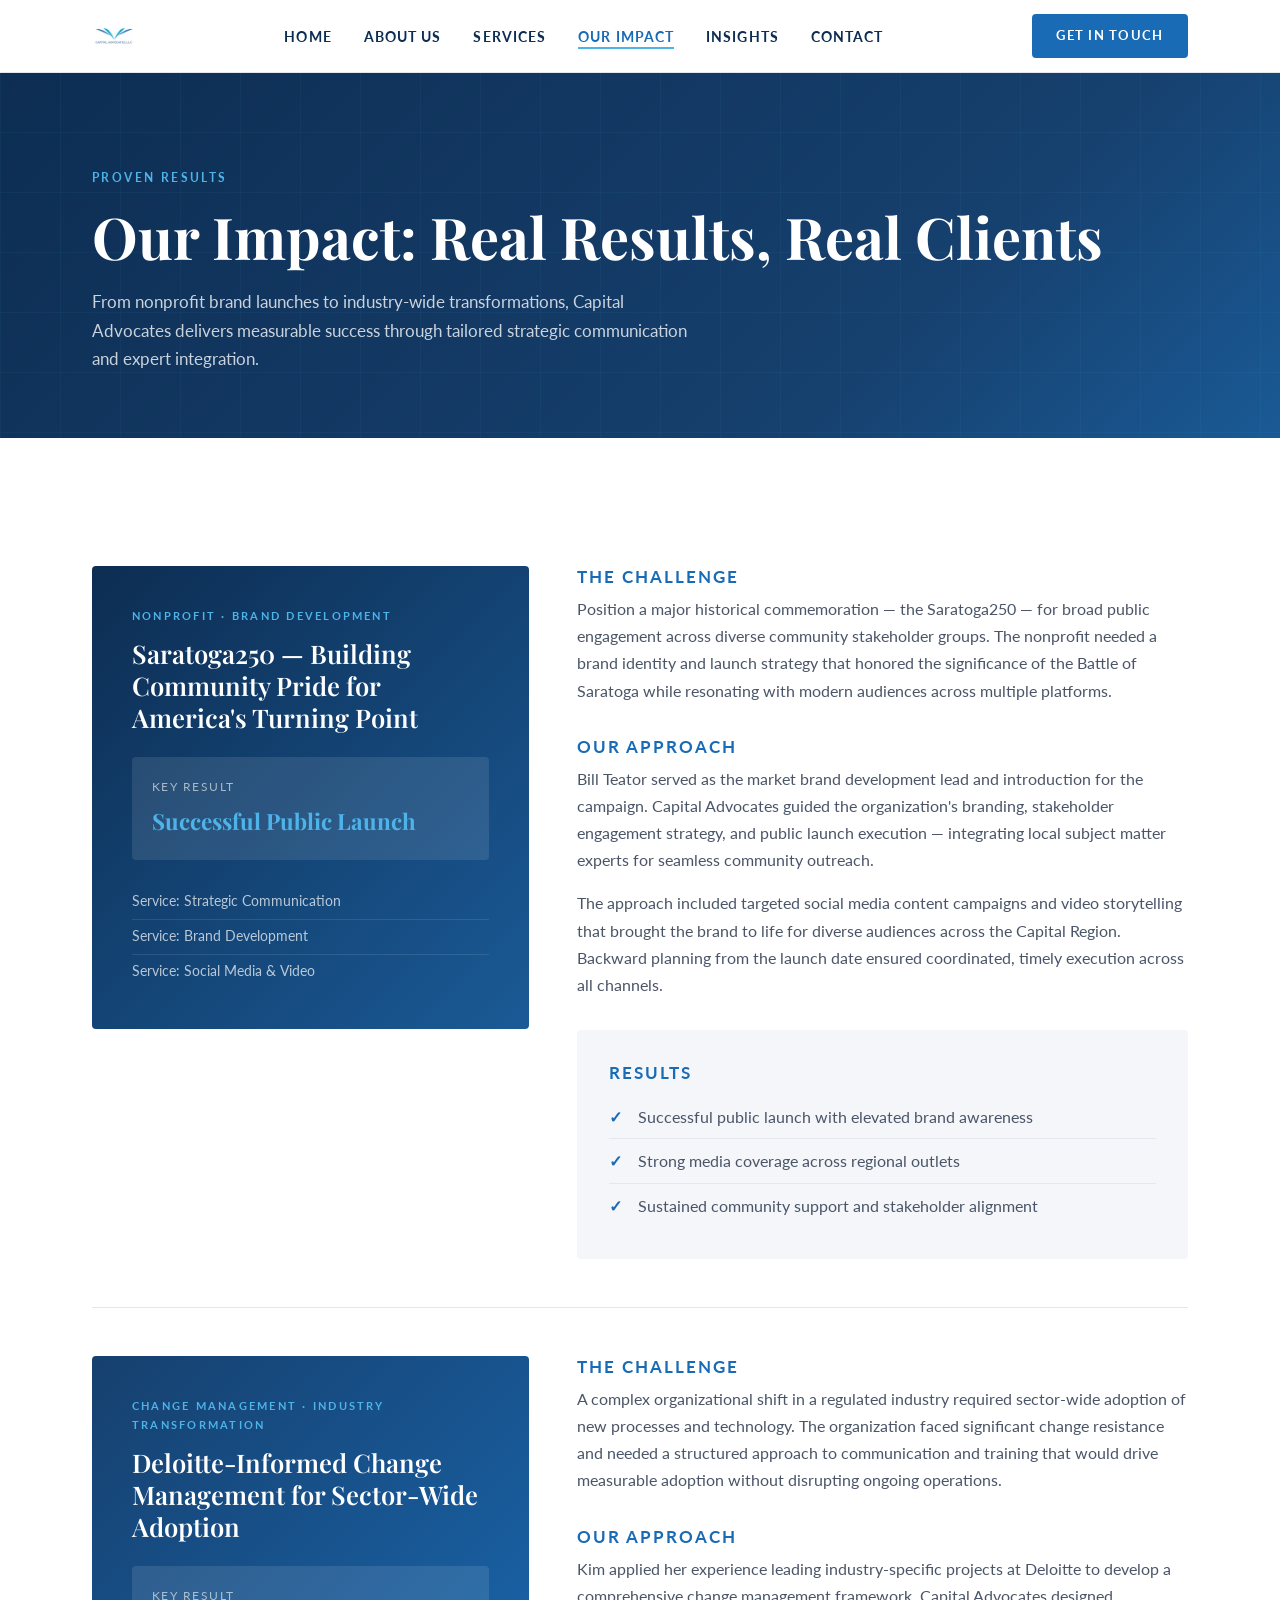
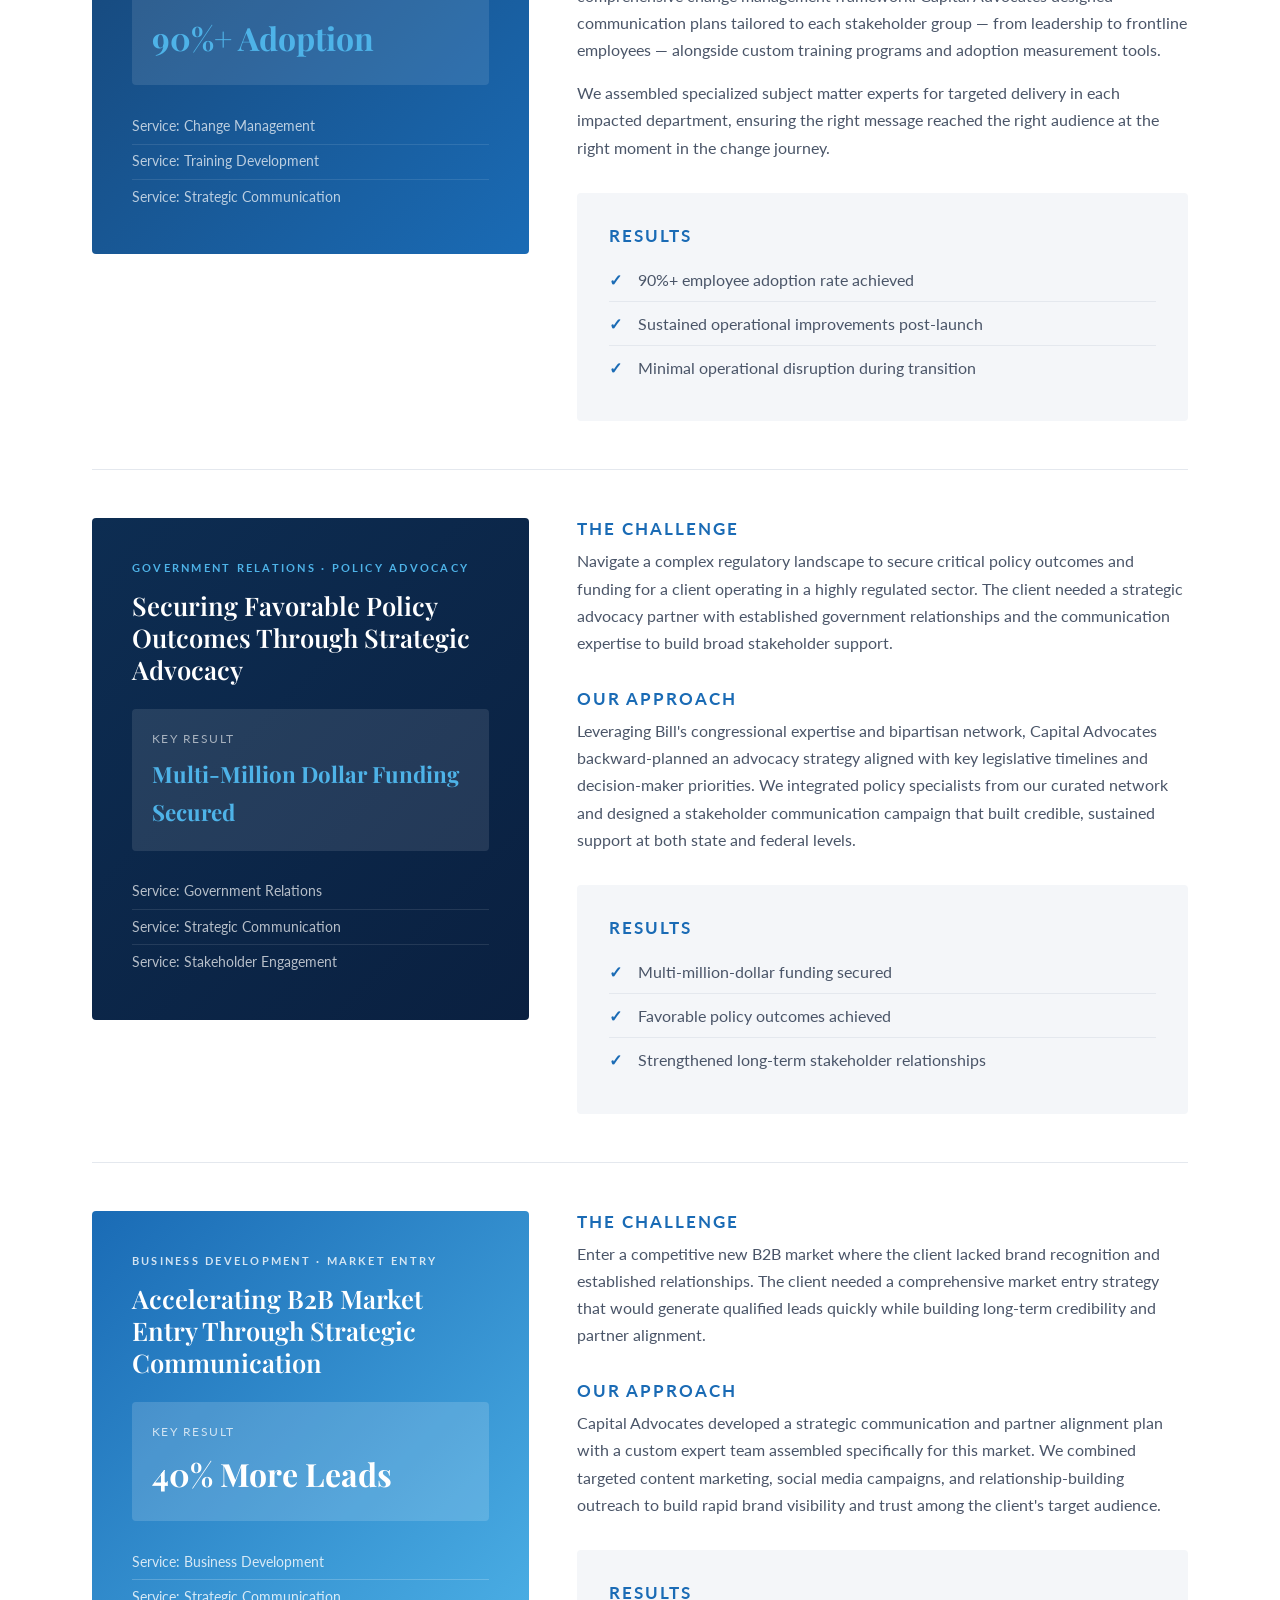
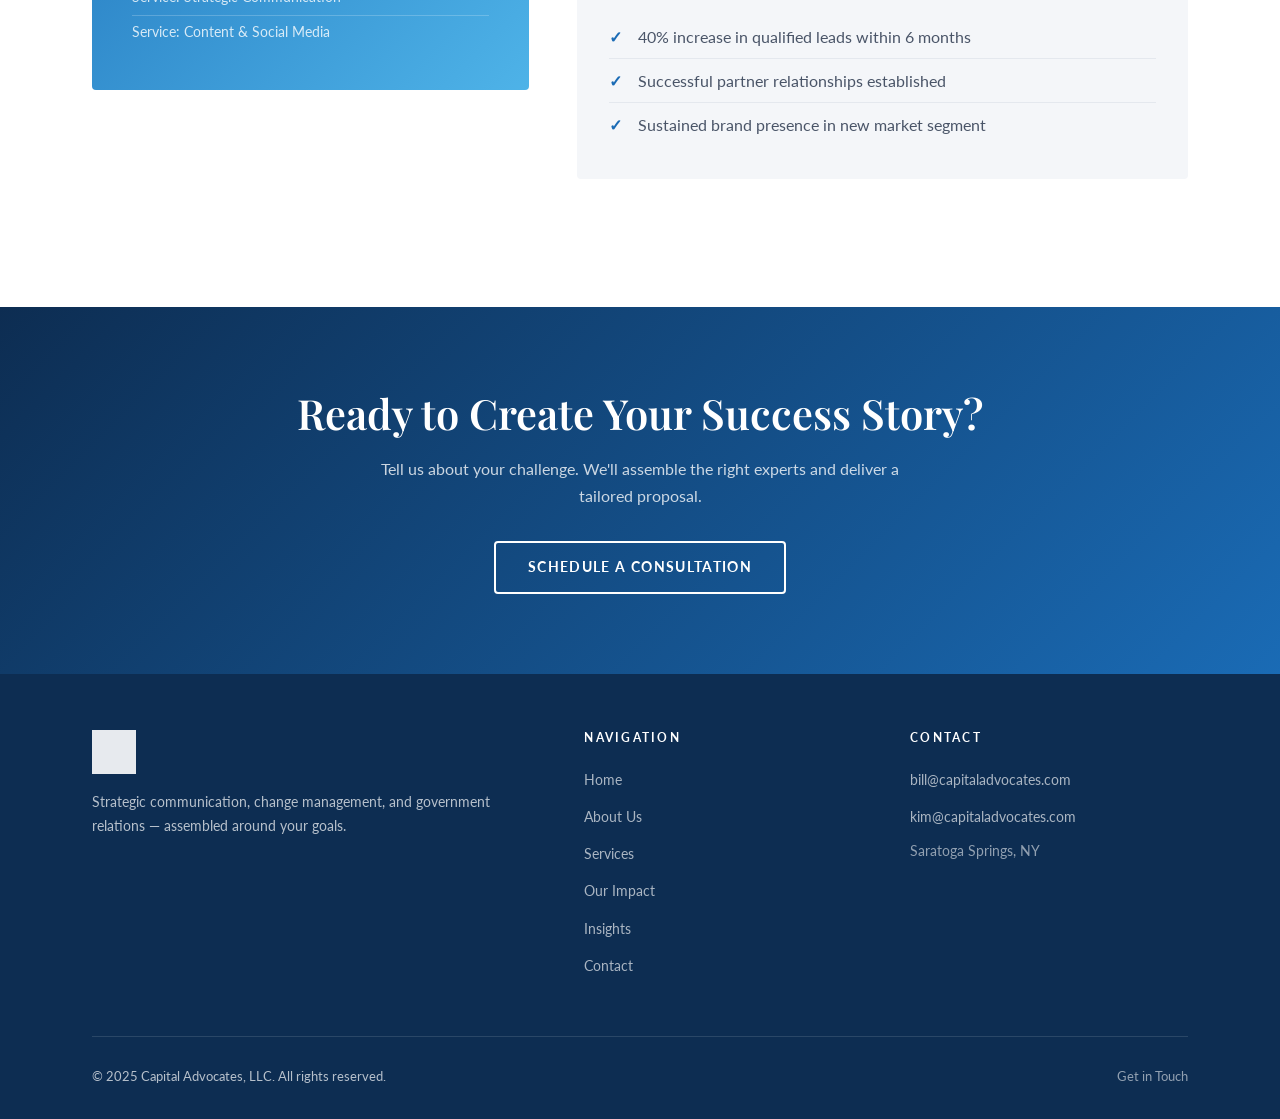
<file: capitaladvocates/case-studies.html>
<!DOCTYPE html>
<html lang="en">
<head>
  <meta charset="UTF-8" />
  <meta name="viewport" content="width=device-width, initial-scale=1.0" />
  <title>Our Impact — Capital Advocates, LLC</title>
  <meta name="description" content="Real results from Capital Advocates — from nonprofit brand launches to policy wins and industry-wide change management transformations." />
  <link rel="icon" type="image/jpg" href="images/logo.jpg" />
  <link rel="stylesheet" href="styles.css" />
</head>
<body class="page-top">

  <!-- ── Navigation ── -->
  <nav class="nav" id="nav">
    <div class="nav__inner">
      <a class="nav__logo" href="index.html" aria-label="Capital Advocates home">
        <img src="images/logo.jpg" alt="Capital Advocates, LLC logo" />
      </a>
      <ul class="nav__links" role="list">
        <li><a href="index.html">Home</a></li>
        <li><a href="about.html">About Us</a></li>
        <li><a href="services.html">Services</a></li>
        <li><a href="case-studies.html" class="active">Our Impact</a></li>
        <li><a href="insights.html">Insights</a></li>
        <li><a href="contact.html">Contact</a></li>
      </ul>
      <div class="nav__cta">
        <a href="contact.html" class="btn btn--primary">Get in Touch</a>
      </div>
      <button class="nav__hamburger" id="hamburger" aria-label="Open navigation" aria-expanded="false">
        <span></span><span></span><span></span>
      </button>
    </div>
    <div class="nav__mobile" id="mobileMenu" role="menu">
      <a href="index.html">Home</a>
      <a href="about.html">About Us</a>
      <a href="services.html">Services</a>
      <a href="case-studies.html">Our Impact</a>
      <a href="insights.html">Insights</a>
      <a href="contact.html">Contact</a>
      <a href="contact.html" class="btn btn--primary" style="text-align:center;margin-top:.5rem;">Get in Touch</a>
    </div>
  </nav>

  <!-- ── Page Hero ── -->
  <section class="page-hero">
    <div class="page-hero__bg" aria-hidden="true"></div>
    <div class="container page-hero__content">
      <span class="section-label">Proven Results</span>
      <h1>Our Impact: Real Results, Real Clients</h1>
      <p>From nonprofit brand launches to industry-wide transformations, Capital Advocates delivers measurable success through tailored strategic communication and expert integration.</p>
    </div>
  </section>

  <!-- ── Case Studies Grid ── -->
  <section class="section">
    <div class="container">

      <!-- Case 1: Saratoga250 -->
      <div style="display:grid;grid-template-columns:1fr 1.4fr;gap:3rem;align-items:start;padding:3rem 0;border-bottom:1px solid var(--grey-200);" class="reveal">
        <div style="background:linear-gradient(135deg,var(--navy),#1a5a96);border-radius:4px;padding:2.5rem;color:white;position:sticky;top:100px;">
          <span style="font-size:.7rem;font-weight:700;letter-spacing:.2em;text-transform:uppercase;color:var(--sky);display:block;margin-bottom:.75rem;">Nonprofit · Brand Development</span>
          <h2 style="color:white;font-size:1.6rem;margin-bottom:1.5rem;">Saratoga250 — Building Community Pride for America's Turning Point</h2>
          <div style="background:rgba(255,255,255,.1);border-radius:4px;padding:1.25rem;">
            <span style="font-size:.75rem;text-transform:uppercase;letter-spacing:.12em;color:rgba(255,255,255,.6);display:block;margin-bottom:.3rem;">Key Result</span>
            <span style="font-size:1.4rem;font-weight:700;font-family:var(--serif);color:var(--sky);">Successful Public Launch</span>
          </div>
          <ul style="list-style:none;margin-top:1.5rem;color:rgba(255,255,255,.7);font-size:.85rem;">
            <li style="padding:.35rem 0;border-bottom:1px solid rgba(255,255,255,.1);">Service: Strategic Communication</li>
            <li style="padding:.35rem 0;border-bottom:1px solid rgba(255,255,255,.1);">Service: Brand Development</li>
            <li style="padding:.35rem 0;">Service: Social Media &amp; Video</li>
          </ul>
        </div>
        <div>
          <div style="margin-bottom:2rem;">
            <h4>The Challenge</h4>
            <p style="margin-top:.5rem;">Position a major historical commemoration — the Saratoga250 — for broad public engagement across diverse community stakeholder groups. The nonprofit needed a brand identity and launch strategy that honored the significance of the Battle of Saratoga while resonating with modern audiences across multiple platforms.</p>
          </div>
          <div style="margin-bottom:2rem;">
            <h4>Our Approach</h4>
            <p style="margin-top:.5rem;">Bill Teator served as the market brand development lead and introduction for the campaign. Capital Advocates guided the organization's branding, stakeholder engagement strategy, and public launch execution — integrating local subject matter experts for seamless community outreach.</p>
            <p>The approach included targeted social media content campaigns and video storytelling that brought the brand to life for diverse audiences across the Capital Region. Backward planning from the launch date ensured coordinated, timely execution across all channels.</p>
          </div>
          <div style="background:var(--grey-100);border-radius:4px;padding:2rem;">
            <h4>Results</h4>
            <ul style="list-style:none;margin-top:.75rem;">
              <li style="padding:.5rem 0;border-bottom:1px solid var(--grey-200);display:flex;gap:1rem;"><span style="color:var(--blue);font-weight:700;">✓</span> Successful public launch with elevated brand awareness</li>
              <li style="padding:.5rem 0;border-bottom:1px solid var(--grey-200);display:flex;gap:1rem;"><span style="color:var(--blue);font-weight:700;">✓</span> Strong media coverage across regional outlets</li>
              <li style="padding:.5rem 0;display:flex;gap:1rem;"><span style="color:var(--blue);font-weight:700;">✓</span> Sustained community support and stakeholder alignment</li>
            </ul>
          </div>
        </div>
      </div>

      <!-- Case 2: Deloitte Change Management -->
      <div style="display:grid;grid-template-columns:1fr 1.4fr;gap:3rem;align-items:start;padding:3rem 0;border-bottom:1px solid var(--grey-200);" class="reveal">
        <div style="background:linear-gradient(135deg,#16406e,var(--blue));border-radius:4px;padding:2.5rem;color:white;position:sticky;top:100px;">
          <span style="font-size:.7rem;font-weight:700;letter-spacing:.2em;text-transform:uppercase;color:var(--sky);display:block;margin-bottom:.75rem;">Change Management · Industry Transformation</span>
          <h2 style="color:white;font-size:1.6rem;margin-bottom:1.5rem;">Deloitte-Informed Change Management for Sector-Wide Adoption</h2>
          <div style="background:rgba(255,255,255,.1);border-radius:4px;padding:1.25rem;">
            <span style="font-size:.75rem;text-transform:uppercase;letter-spacing:.12em;color:rgba(255,255,255,.6);display:block;margin-bottom:.3rem;">Key Result</span>
            <span style="font-size:2rem;font-weight:700;font-family:var(--serif);color:var(--sky);">90%+ Adoption</span>
          </div>
          <ul style="list-style:none;margin-top:1.5rem;color:rgba(255,255,255,.7);font-size:.85rem;">
            <li style="padding:.35rem 0;border-bottom:1px solid rgba(255,255,255,.1);">Service: Change Management</li>
            <li style="padding:.35rem 0;border-bottom:1px solid rgba(255,255,255,.1);">Service: Training Development</li>
            <li style="padding:.35rem 0;">Service: Strategic Communication</li>
          </ul>
        </div>
        <div>
          <div style="margin-bottom:2rem;">
            <h4>The Challenge</h4>
            <p style="margin-top:.5rem;">A complex organizational shift in a regulated industry required sector-wide adoption of new processes and technology. The organization faced significant change resistance and needed a structured approach to communication and training that would drive measurable adoption without disrupting ongoing operations.</p>
          </div>
          <div style="margin-bottom:2rem;">
            <h4>Our Approach</h4>
            <p style="margin-top:.5rem;">Kim applied her experience leading industry-specific projects at Deloitte to develop a comprehensive change management framework. Capital Advocates designed communication plans tailored to each stakeholder group — from leadership to frontline employees — alongside custom training programs and adoption measurement tools.</p>
            <p>We assembled specialized subject matter experts for targeted delivery in each impacted department, ensuring the right message reached the right audience at the right moment in the change journey.</p>
          </div>
          <div style="background:var(--grey-100);border-radius:4px;padding:2rem;">
            <h4>Results</h4>
            <ul style="list-style:none;margin-top:.75rem;">
              <li style="padding:.5rem 0;border-bottom:1px solid var(--grey-200);display:flex;gap:1rem;"><span style="color:var(--blue);font-weight:700;">✓</span> 90%+ employee adoption rate achieved</li>
              <li style="padding:.5rem 0;border-bottom:1px solid var(--grey-200);display:flex;gap:1rem;"><span style="color:var(--blue);font-weight:700;">✓</span> Sustained operational improvements post-launch</li>
              <li style="padding:.5rem 0;display:flex;gap:1rem;"><span style="color:var(--blue);font-weight:700;">✓</span> Minimal operational disruption during transition</li>
            </ul>
          </div>
        </div>
      </div>

      <!-- Case 3: Government Relations -->
      <div style="display:grid;grid-template-columns:1fr 1.4fr;gap:3rem;align-items:start;padding:3rem 0;border-bottom:1px solid var(--grey-200);" class="reveal">
        <div style="background:linear-gradient(135deg,var(--navy),#0a2040);border-radius:4px;padding:2.5rem;color:white;position:sticky;top:100px;">
          <span style="font-size:.7rem;font-weight:700;letter-spacing:.2em;text-transform:uppercase;color:var(--sky);display:block;margin-bottom:.75rem;">Government Relations · Policy Advocacy</span>
          <h2 style="color:white;font-size:1.6rem;margin-bottom:1.5rem;">Securing Favorable Policy Outcomes Through Strategic Advocacy</h2>
          <div style="background:rgba(255,255,255,.1);border-radius:4px;padding:1.25rem;">
            <span style="font-size:.75rem;text-transform:uppercase;letter-spacing:.12em;color:rgba(255,255,255,.6);display:block;margin-bottom:.3rem;">Key Result</span>
            <span style="font-size:1.4rem;font-weight:700;font-family:var(--serif);color:var(--sky);">Multi-Million Dollar Funding Secured</span>
          </div>
          <ul style="list-style:none;margin-top:1.5rem;color:rgba(255,255,255,.7);font-size:.85rem;">
            <li style="padding:.35rem 0;border-bottom:1px solid rgba(255,255,255,.1);">Service: Government Relations</li>
            <li style="padding:.35rem 0;border-bottom:1px solid rgba(255,255,255,.1);">Service: Strategic Communication</li>
            <li style="padding:.35rem 0;">Service: Stakeholder Engagement</li>
          </ul>
        </div>
        <div>
          <div style="margin-bottom:2rem;">
            <h4>The Challenge</h4>
            <p style="margin-top:.5rem;">Navigate a complex regulatory landscape to secure critical policy outcomes and funding for a client operating in a highly regulated sector. The client needed a strategic advocacy partner with established government relationships and the communication expertise to build broad stakeholder support.</p>
          </div>
          <div style="margin-bottom:2rem;">
            <h4>Our Approach</h4>
            <p style="margin-top:.5rem;">Leveraging Bill's congressional expertise and bipartisan network, Capital Advocates backward-planned an advocacy strategy aligned with key legislative timelines and decision-maker priorities. We integrated policy specialists from our curated network and designed a stakeholder communication campaign that built credible, sustained support at both state and federal levels.</p>
          </div>
          <div style="background:var(--grey-100);border-radius:4px;padding:2rem;">
            <h4>Results</h4>
            <ul style="list-style:none;margin-top:.75rem;">
              <li style="padding:.5rem 0;border-bottom:1px solid var(--grey-200);display:flex;gap:1rem;"><span style="color:var(--blue);font-weight:700;">✓</span> Multi-million-dollar funding secured</li>
              <li style="padding:.5rem 0;border-bottom:1px solid var(--grey-200);display:flex;gap:1rem;"><span style="color:var(--blue);font-weight:700;">✓</span> Favorable policy outcomes achieved</li>
              <li style="padding:.5rem 0;display:flex;gap:1rem;"><span style="color:var(--blue);font-weight:700;">✓</span> Strengthened long-term stakeholder relationships</li>
            </ul>
          </div>
        </div>
      </div>

      <!-- Case 4: Business Development -->
      <div style="display:grid;grid-template-columns:1fr 1.4fr;gap:3rem;align-items:start;padding:3rem 0;" class="reveal">
        <div style="background:linear-gradient(135deg,var(--blue),var(--sky));border-radius:4px;padding:2.5rem;color:white;position:sticky;top:100px;">
          <span style="font-size:.7rem;font-weight:700;letter-spacing:.2em;text-transform:uppercase;color:white;opacity:.8;display:block;margin-bottom:.75rem;">Business Development · Market Entry</span>
          <h2 style="color:white;font-size:1.6rem;margin-bottom:1.5rem;">Accelerating B2B Market Entry Through Strategic Communication</h2>
          <div style="background:rgba(255,255,255,.15);border-radius:4px;padding:1.25rem;">
            <span style="font-size:.75rem;text-transform:uppercase;letter-spacing:.12em;color:rgba(255,255,255,.75);display:block;margin-bottom:.3rem;">Key Result</span>
            <span style="font-size:2rem;font-weight:700;font-family:var(--serif);color:white;">40% More Leads</span>
          </div>
          <ul style="list-style:none;margin-top:1.5rem;color:rgba(255,255,255,.8);font-size:.85rem;">
            <li style="padding:.35rem 0;border-bottom:1px solid rgba(255,255,255,.2);">Service: Business Development</li>
            <li style="padding:.35rem 0;border-bottom:1px solid rgba(255,255,255,.2);">Service: Strategic Communication</li>
            <li style="padding:.35rem 0;">Service: Content &amp; Social Media</li>
          </ul>
        </div>
        <div>
          <div style="margin-bottom:2rem;">
            <h4>The Challenge</h4>
            <p style="margin-top:.5rem;">Enter a competitive new B2B market where the client lacked brand recognition and established relationships. The client needed a comprehensive market entry strategy that would generate qualified leads quickly while building long-term credibility and partner alignment.</p>
          </div>
          <div style="margin-bottom:2rem;">
            <h4>Our Approach</h4>
            <p style="margin-top:.5rem;">Capital Advocates developed a strategic communication and partner alignment plan with a custom expert team assembled specifically for this market. We combined targeted content marketing, social media campaigns, and relationship-building outreach to build rapid brand visibility and trust among the client's target audience.</p>
          </div>
          <div style="background:var(--grey-100);border-radius:4px;padding:2rem;">
            <h4>Results</h4>
            <ul style="list-style:none;margin-top:.75rem;">
              <li style="padding:.5rem 0;border-bottom:1px solid var(--grey-200);display:flex;gap:1rem;"><span style="color:var(--blue);font-weight:700;">✓</span> 40% increase in qualified leads within 6 months</li>
              <li style="padding:.5rem 0;border-bottom:1px solid var(--grey-200);display:flex;gap:1rem;"><span style="color:var(--blue);font-weight:700;">✓</span> Successful partner relationships established</li>
              <li style="padding:.5rem 0;display:flex;gap:1rem;"><span style="color:var(--blue);font-weight:700;">✓</span> Sustained brand presence in new market segment</li>
            </ul>
          </div>
        </div>
      </div>

    </div>
  </section>

  <!-- ── CTA ── -->
  <section class="cta-band">
    <div class="container">
      <h2 class="reveal">Ready to Create Your Success Story?</h2>
      <p class="reveal">Tell us about your challenge. We'll assemble the right experts and deliver a tailored proposal.</p>
      <div class="reveal">
        <a href="contact.html" class="btn btn--outline">Schedule a Consultation</a>
      </div>
    </div>
  </section>

  <!-- ── Footer ── -->
  <footer>
    <div class="container">
      <div class="footer__grid">
        <div>
          <img src="images/logo.jpg" alt="Capital Advocates LLC" class="footer__logo" />
          <p class="footer__tagline">Strategic communication, change management, and government relations — assembled around your goals.</p>
        </div>
        <div>
          <h5>Navigation</h5>
          <ul>
            <li><a href="index.html">Home</a></li>
            <li><a href="about.html">About Us</a></li>
            <li><a href="services.html">Services</a></li>
            <li><a href="case-studies.html">Our Impact</a></li>
            <li><a href="insights.html">Insights</a></li>
            <li><a href="contact.html">Contact</a></li>
          </ul>
        </div>
        <div>
          <h5>Contact</h5>
          <ul>
            <li><a href="mailto:bill@capitaladvocates.com">bill@capitaladvocates.com</a></li>
            <li><a href="mailto:kim@capitaladvocates.com">kim@capitaladvocates.com</a></li>
            <li style="color:rgba(255,255,255,.55);font-size:.9rem;">Saratoga Springs, NY</li>
          </ul>
        </div>
      </div>
      <div class="footer__bottom">
        <span>© 2025 Capital Advocates, LLC. All rights reserved.</span>
        <a href="contact.html">Get in Touch</a>
      </div>
    </div>
  </footer>

  <script src="main.js"></script>
</body>
</html>
</file>
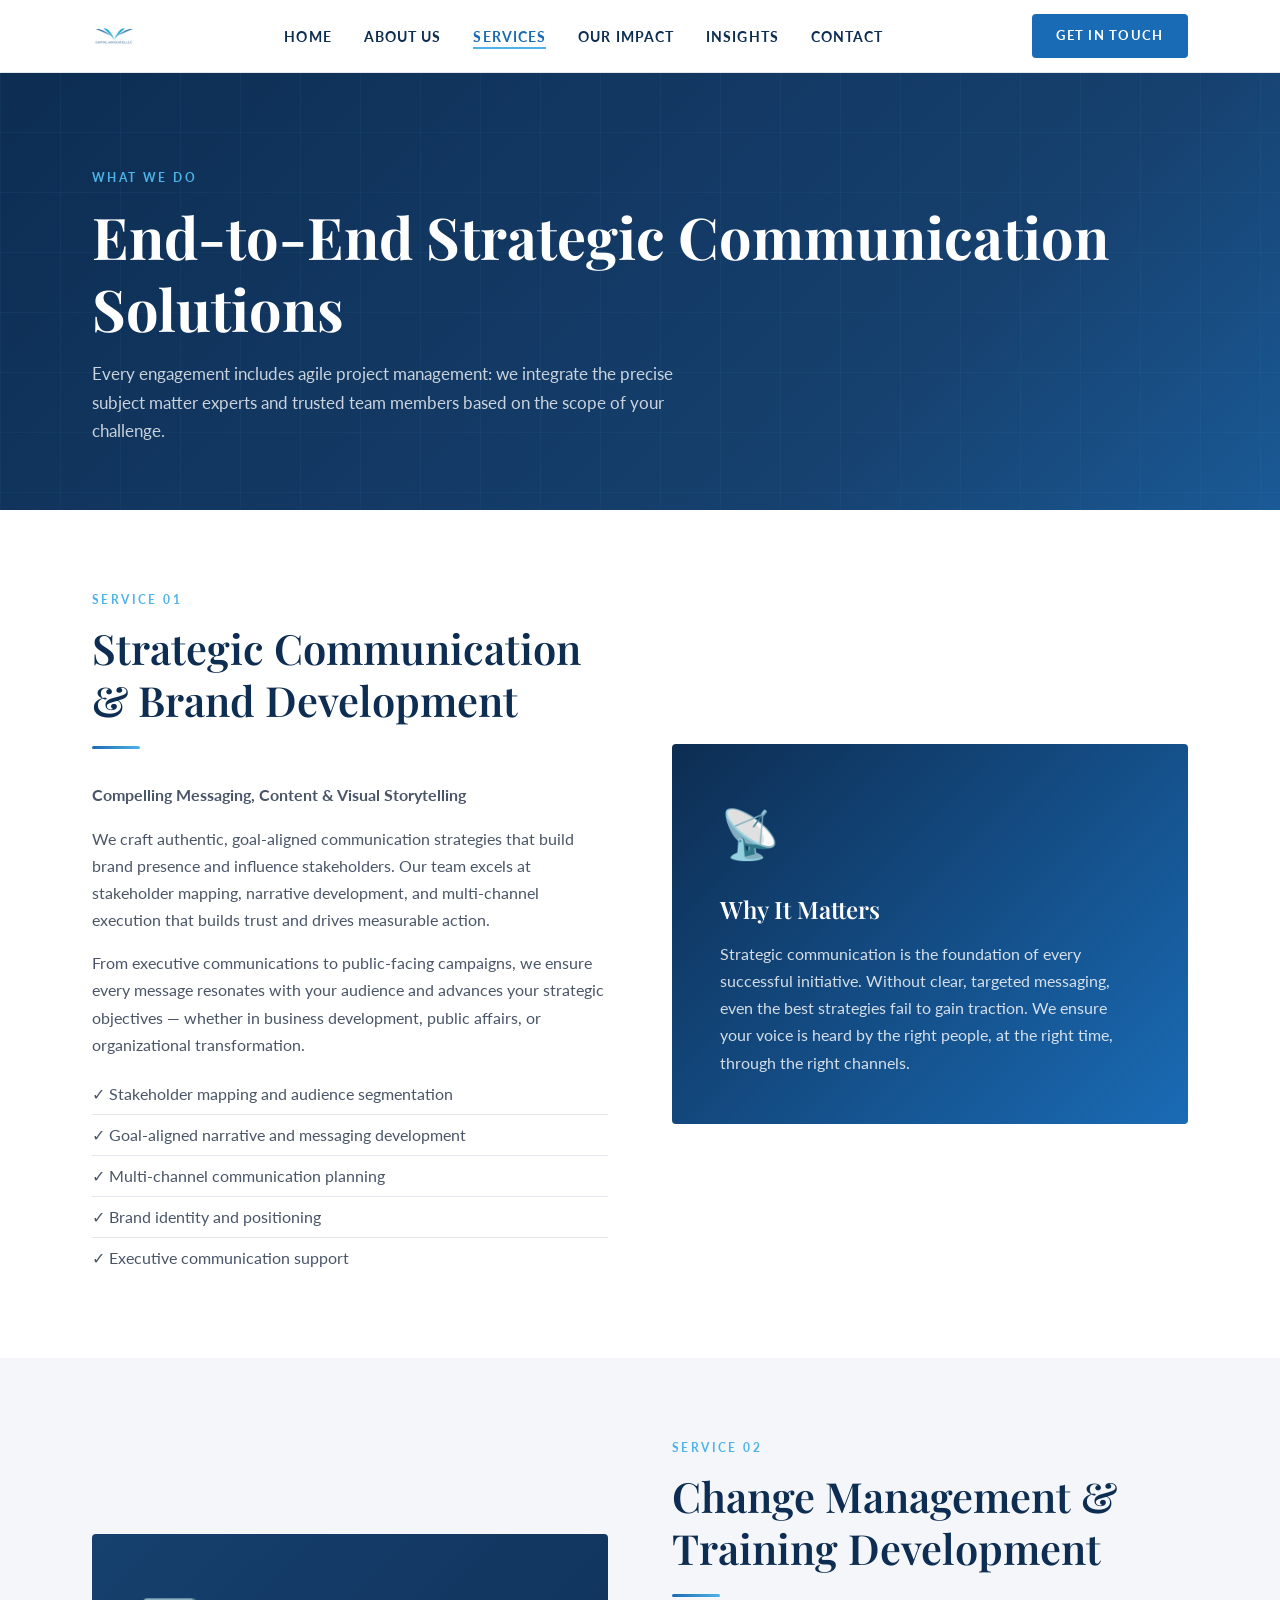
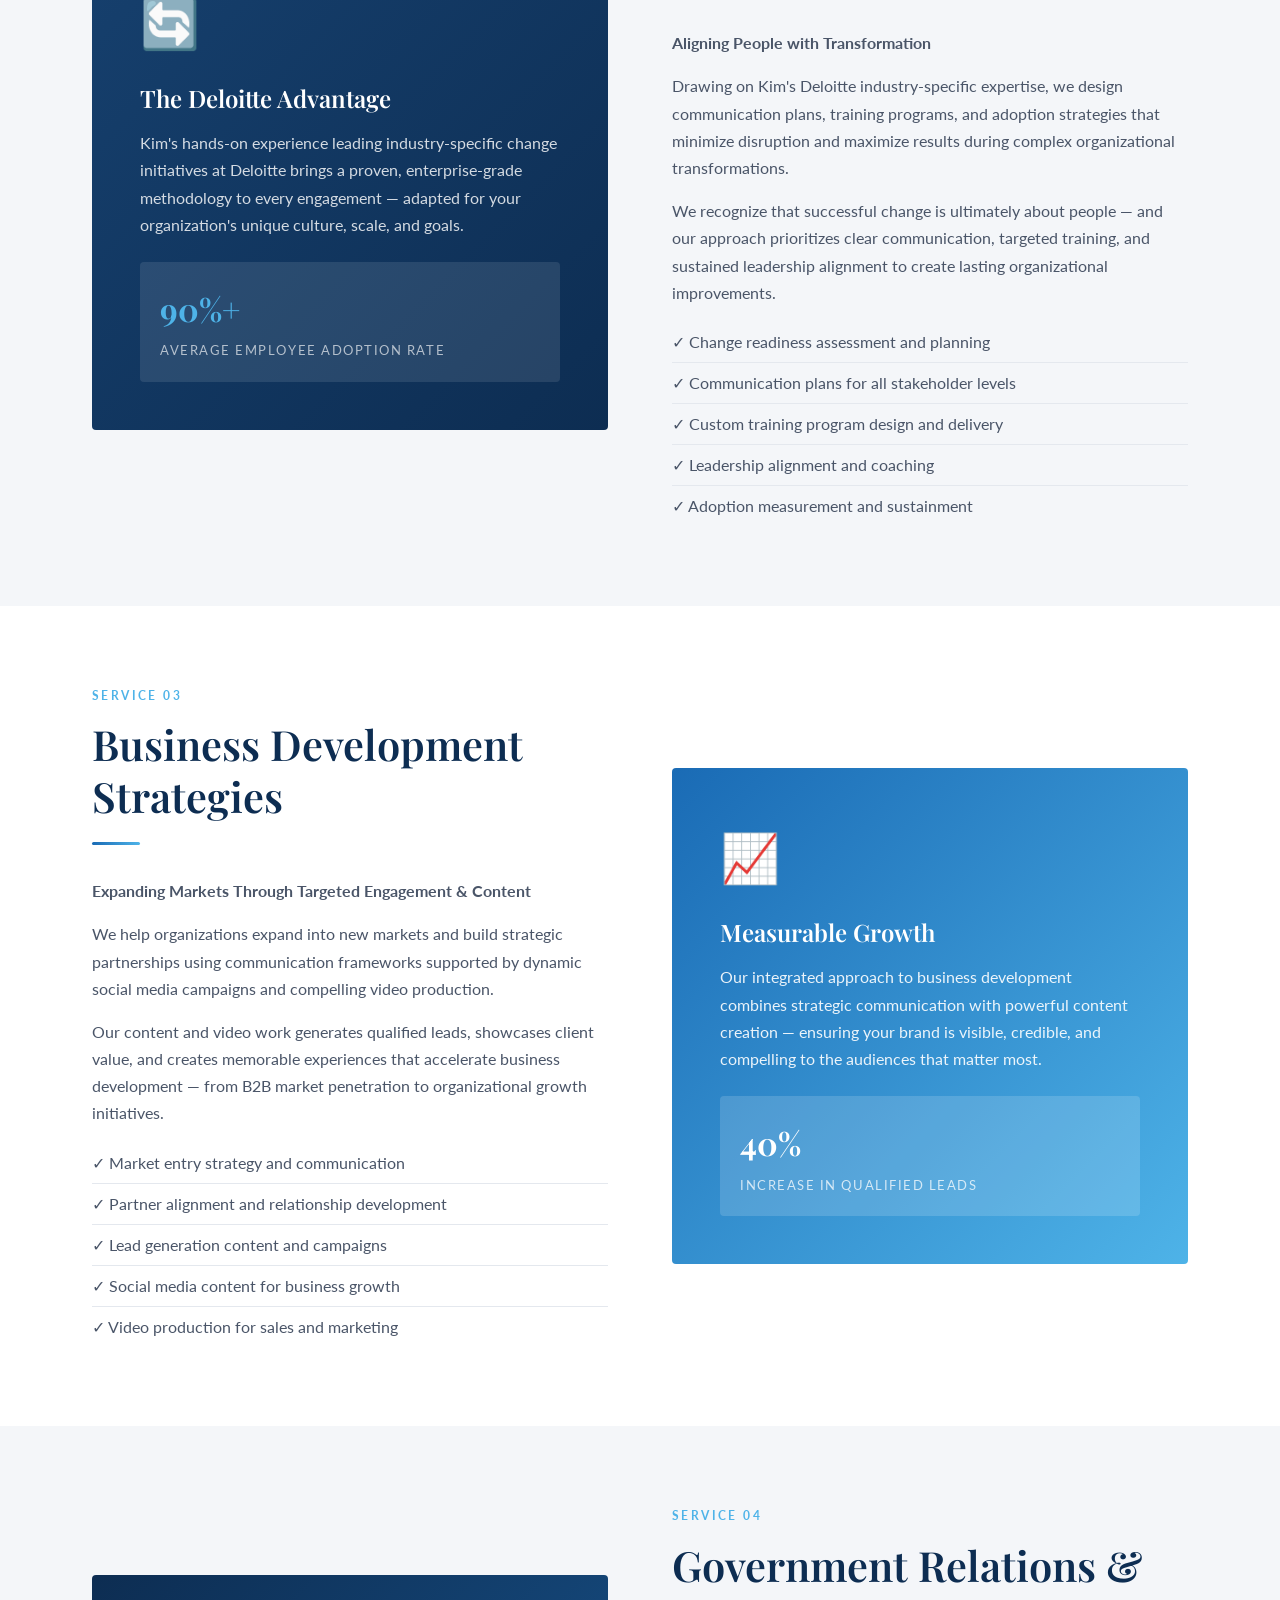
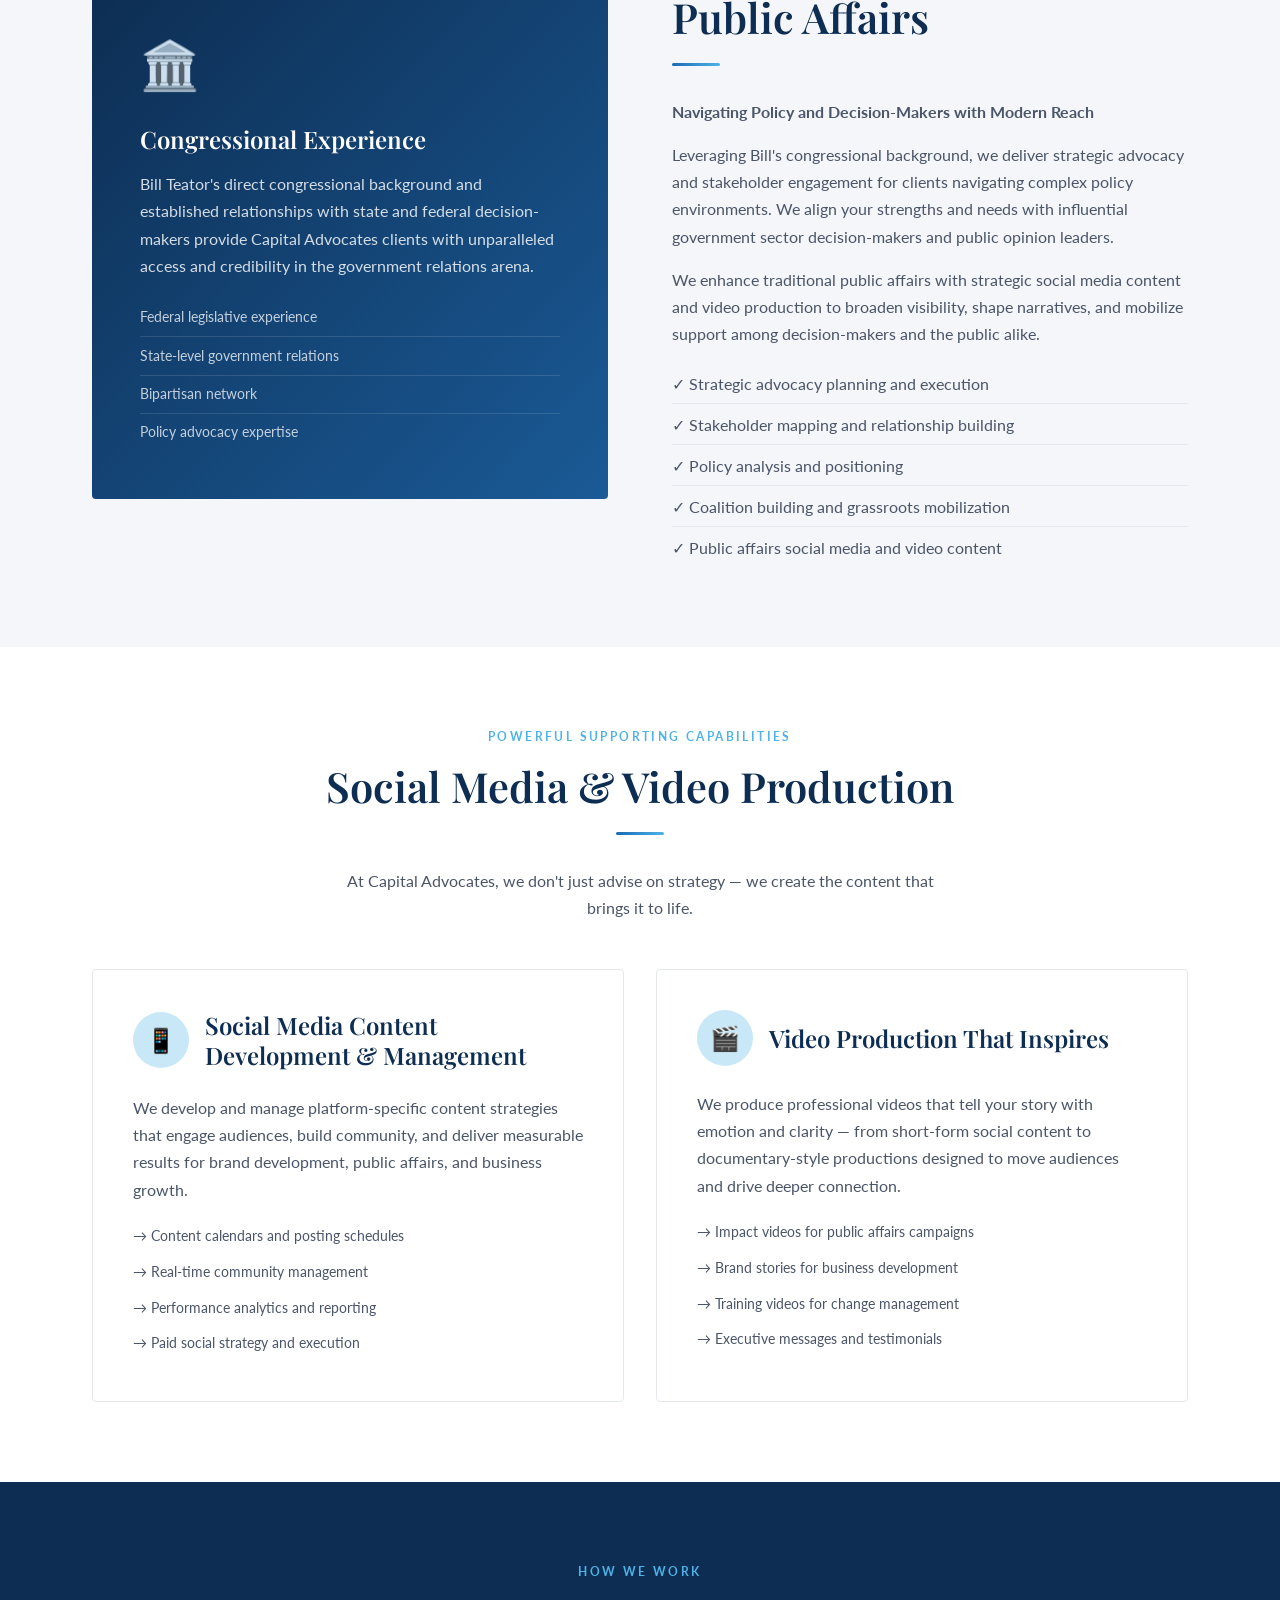
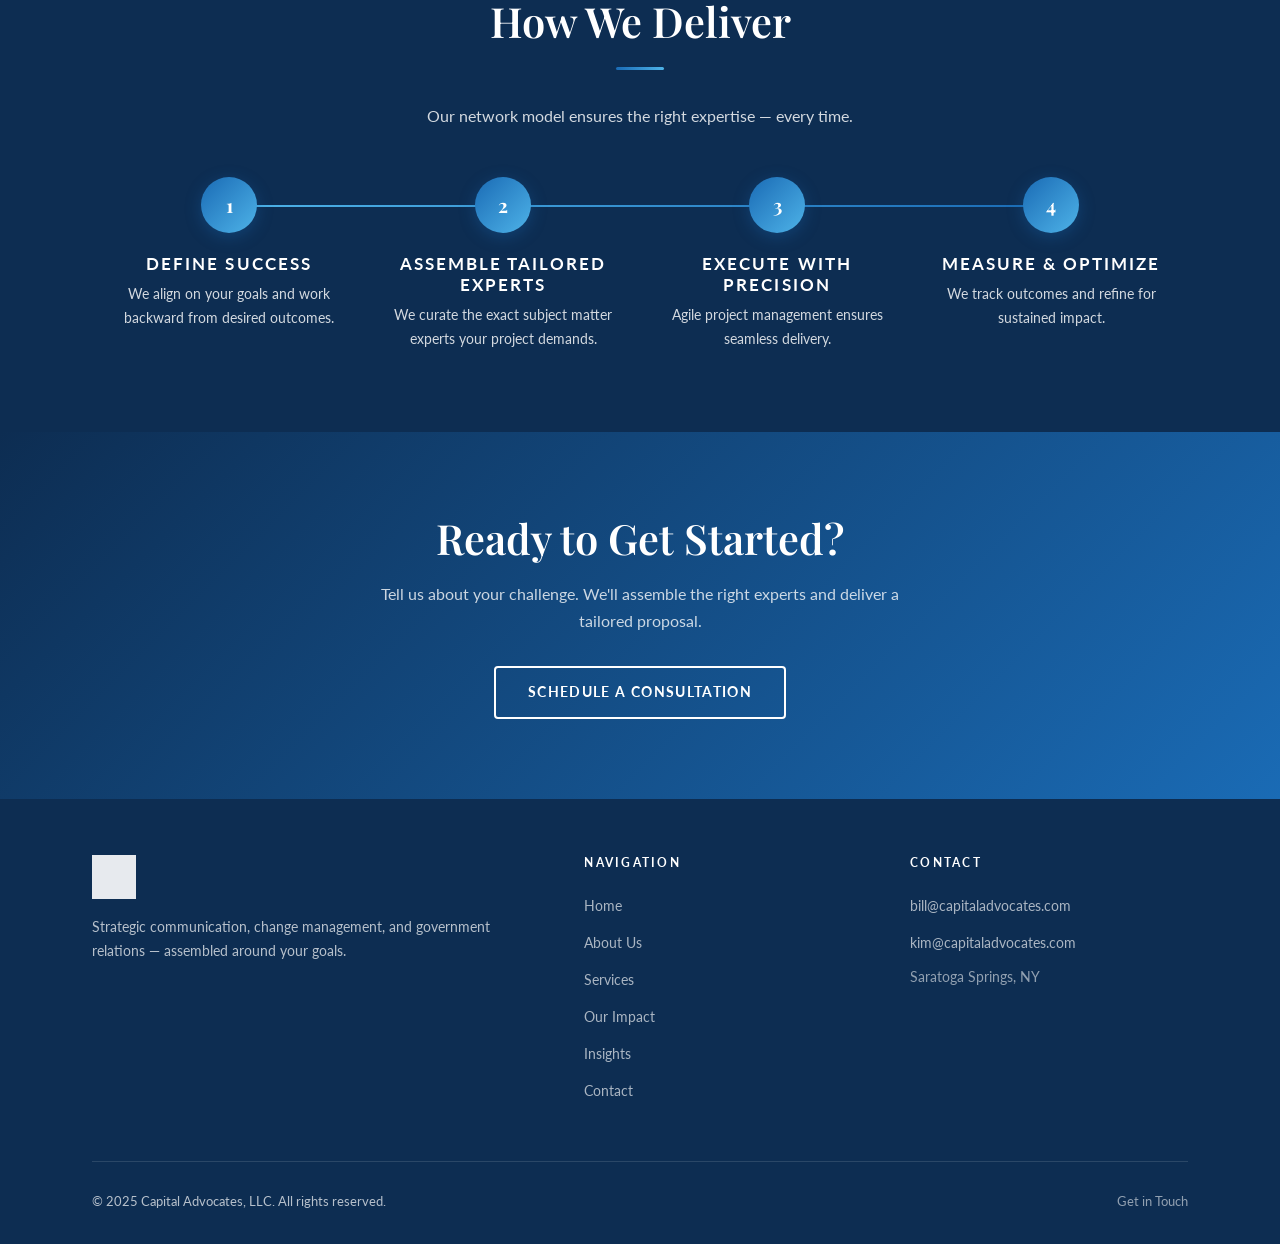
<file: capitaladvocates/services.html>
<!DOCTYPE html>
<html lang="en">
<head>
  <meta charset="UTF-8" />
  <meta name="viewport" content="width=device-width, initial-scale=1.0" />
  <title>Services — Capital Advocates, LLC</title>
  <meta name="description" content="Capital Advocates offers strategic communication, change management, business development, government relations, social media, and video production services." />
  <link rel="icon" type="image/jpg" href="images/logo.jpg" />
  <link rel="stylesheet" href="styles.css" />
</head>
<body class="page-top">

  <!-- ── Navigation ── -->
  <nav class="nav" id="nav">
    <div class="nav__inner">
      <a class="nav__logo" href="index.html" aria-label="Capital Advocates home">
        <img src="images/logo.jpg" alt="Capital Advocates, LLC logo" />
      </a>
      <ul class="nav__links" role="list">
        <li><a href="index.html">Home</a></li>
        <li><a href="about.html">About Us</a></li>
        <li><a href="services.html" class="active">Services</a></li>
        <li><a href="case-studies.html">Our Impact</a></li>
        <li><a href="insights.html">Insights</a></li>
        <li><a href="contact.html">Contact</a></li>
      </ul>
      <div class="nav__cta">
        <a href="contact.html" class="btn btn--primary">Get in Touch</a>
      </div>
      <button class="nav__hamburger" id="hamburger" aria-label="Open navigation" aria-expanded="false">
        <span></span><span></span><span></span>
      </button>
    </div>
    <div class="nav__mobile" id="mobileMenu" role="menu">
      <a href="index.html">Home</a>
      <a href="about.html">About Us</a>
      <a href="services.html">Services</a>
      <a href="case-studies.html">Our Impact</a>
      <a href="insights.html">Insights</a>
      <a href="contact.html">Contact</a>
      <a href="contact.html" class="btn btn--primary" style="text-align:center;margin-top:.5rem;">Get in Touch</a>
    </div>
  </nav>

  <!-- ── Page Hero ── -->
  <section class="page-hero">
    <div class="page-hero__bg" aria-hidden="true"></div>
    <div class="container page-hero__content">
      <span class="section-label">What We Do</span>
      <h1>End-to-End Strategic Communication Solutions</h1>
      <p>Every engagement includes agile project management: we integrate the precise subject matter experts and trusted team members based on the scope of your challenge.</p>
    </div>
  </section>

  <!-- ── Service 1: Strategic Communication ── -->
  <section class="section" id="strategic-comm">
    <div class="container">
      <div style="display:grid;grid-template-columns:1fr 1fr;gap:4rem;align-items:center;" class="reveal">
        <div>
          <span class="section-label">Service 01</span>
          <h2>Strategic Communication &amp; Brand Development</h2>
          <div class="divider"></div>
          <p><strong>Compelling Messaging, Content &amp; Visual Storytelling</strong></p>
          <p>We craft authentic, goal-aligned communication strategies that build brand presence and influence stakeholders. Our team excels at stakeholder mapping, narrative development, and multi-channel execution that builds trust and drives measurable action.</p>
          <p>From executive communications to public-facing campaigns, we ensure every message resonates with your audience and advances your strategic objectives — whether in business development, public affairs, or organizational transformation.</p>
          <ul style="list-style:none;margin-top:1rem;">
            <li style="padding:.4rem 0;border-bottom:1px solid var(--grey-200);">✓ Stakeholder mapping and audience segmentation</li>
            <li style="padding:.4rem 0;border-bottom:1px solid var(--grey-200);">✓ Goal-aligned narrative and messaging development</li>
            <li style="padding:.4rem 0;border-bottom:1px solid var(--grey-200);">✓ Multi-channel communication planning</li>
            <li style="padding:.4rem 0;border-bottom:1px solid var(--grey-200);">✓ Brand identity and positioning</li>
            <li style="padding:.4rem 0;">✓ Executive communication support</li>
          </ul>
        </div>
        <div style="background:linear-gradient(135deg,var(--navy),var(--blue));border-radius:4px;padding:3rem;color:white;">
          <div style="font-size:3rem;margin-bottom:1.25rem;" aria-hidden="true">📡</div>
          <h3 style="color:white;margin-bottom:1rem;">Why It Matters</h3>
          <p style="color:rgba(255,255,255,.82);">Strategic communication is the foundation of every successful initiative. Without clear, targeted messaging, even the best strategies fail to gain traction. We ensure your voice is heard by the right people, at the right time, through the right channels.</p>
        </div>
      </div>
    </div>
  </section>

  <!-- ── Service 2: Change Management ── -->
  <section class="section section--grey" id="change-mgmt">
    <div class="container">
      <div style="display:grid;grid-template-columns:1fr 1fr;gap:4rem;align-items:center;" class="reveal">
        <div style="background:linear-gradient(135deg,#16406e,var(--navy));border-radius:4px;padding:3rem;color:white;">
          <div style="font-size:3rem;margin-bottom:1.25rem;" aria-hidden="true">🔄</div>
          <h3 style="color:white;margin-bottom:1rem;">The Deloitte Advantage</h3>
          <p style="color:rgba(255,255,255,.82);">Kim's hands-on experience leading industry-specific change initiatives at Deloitte brings a proven, enterprise-grade methodology to every engagement — adapted for your organization's unique culture, scale, and goals.</p>
          <div style="background:rgba(255,255,255,.1);border-radius:4px;padding:1.25rem;margin-top:1.5rem;">
            <span style="font-size:2rem;font-weight:700;font-family:var(--serif);color:var(--sky);">90%+</span>
            <span style="display:block;font-size:.8rem;text-transform:uppercase;letter-spacing:.12em;color:rgba(255,255,255,.65);margin-top:.25rem;">Average employee adoption rate</span>
          </div>
        </div>
        <div>
          <span class="section-label">Service 02</span>
          <h2>Change Management &amp; Training Development</h2>
          <div class="divider"></div>
          <p><strong>Aligning People with Transformation</strong></p>
          <p>Drawing on Kim's Deloitte industry-specific expertise, we design communication plans, training programs, and adoption strategies that minimize disruption and maximize results during complex organizational transformations.</p>
          <p>We recognize that successful change is ultimately about people — and our approach prioritizes clear communication, targeted training, and sustained leadership alignment to create lasting organizational improvements.</p>
          <ul style="list-style:none;margin-top:1rem;">
            <li style="padding:.4rem 0;border-bottom:1px solid var(--grey-200);">✓ Change readiness assessment and planning</li>
            <li style="padding:.4rem 0;border-bottom:1px solid var(--grey-200);">✓ Communication plans for all stakeholder levels</li>
            <li style="padding:.4rem 0;border-bottom:1px solid var(--grey-200);">✓ Custom training program design and delivery</li>
            <li style="padding:.4rem 0;border-bottom:1px solid var(--grey-200);">✓ Leadership alignment and coaching</li>
            <li style="padding:.4rem 0;">✓ Adoption measurement and sustainment</li>
          </ul>
        </div>
      </div>
    </div>
  </section>

  <!-- ── Service 3: Business Development ── -->
  <section class="section" id="biz-dev">
    <div class="container">
      <div style="display:grid;grid-template-columns:1fr 1fr;gap:4rem;align-items:center;" class="reveal">
        <div>
          <span class="section-label">Service 03</span>
          <h2>Business Development Strategies</h2>
          <div class="divider"></div>
          <p><strong>Expanding Markets Through Targeted Engagement &amp; Content</strong></p>
          <p>We help organizations expand into new markets and build strategic partnerships using communication frameworks supported by dynamic social media campaigns and compelling video production.</p>
          <p>Our content and video work generates qualified leads, showcases client value, and creates memorable experiences that accelerate business development — from B2B market penetration to organizational growth initiatives.</p>
          <ul style="list-style:none;margin-top:1rem;">
            <li style="padding:.4rem 0;border-bottom:1px solid var(--grey-200);">✓ Market entry strategy and communication</li>
            <li style="padding:.4rem 0;border-bottom:1px solid var(--grey-200);">✓ Partner alignment and relationship development</li>
            <li style="padding:.4rem 0;border-bottom:1px solid var(--grey-200);">✓ Lead generation content and campaigns</li>
            <li style="padding:.4rem 0;border-bottom:1px solid var(--grey-200);">✓ Social media content for business growth</li>
            <li style="padding:.4rem 0;">✓ Video production for sales and marketing</li>
          </ul>
        </div>
        <div style="background:linear-gradient(135deg,var(--blue),var(--sky));border-radius:4px;padding:3rem;color:white;">
          <div style="font-size:3rem;margin-bottom:1.25rem;" aria-hidden="true">📈</div>
          <h3 style="color:white;margin-bottom:1rem;">Measurable Growth</h3>
          <p style="color:rgba(255,255,255,.9);">Our integrated approach to business development combines strategic communication with powerful content creation — ensuring your brand is visible, credible, and compelling to the audiences that matter most.</p>
          <div style="background:rgba(255,255,255,.15);border-radius:4px;padding:1.25rem;margin-top:1.5rem;">
            <span style="font-size:2rem;font-weight:700;font-family:var(--serif);color:white;">40%</span>
            <span style="display:block;font-size:.8rem;text-transform:uppercase;letter-spacing:.12em;color:rgba(255,255,255,.75);margin-top:.25rem;">Increase in qualified leads</span>
          </div>
        </div>
      </div>
    </div>
  </section>

  <!-- ── Service 4: Government Relations ── -->
  <section class="section section--grey" id="gov-rel">
    <div class="container">
      <div style="display:grid;grid-template-columns:1fr 1fr;gap:4rem;align-items:center;" class="reveal">
        <div style="background:linear-gradient(135deg,var(--navy),#1a5a96);border-radius:4px;padding:3rem;color:white;">
          <div style="font-size:3rem;margin-bottom:1.25rem;" aria-hidden="true">🏛️</div>
          <h3 style="color:white;margin-bottom:1rem;">Congressional Experience</h3>
          <p style="color:rgba(255,255,255,.82);">Bill Teator's direct congressional background and established relationships with state and federal decision-makers provide Capital Advocates clients with unparalleled access and credibility in the government relations arena.</p>
          <ul style="list-style:none;margin-top:1.25rem;color:rgba(255,255,255,.75);font-size:.9rem;">
            <li style="padding:.4rem 0;border-bottom:1px solid rgba(255,255,255,.12);">Federal legislative experience</li>
            <li style="padding:.4rem 0;border-bottom:1px solid rgba(255,255,255,.12);">State-level government relations</li>
            <li style="padding:.4rem 0;border-bottom:1px solid rgba(255,255,255,.12);">Bipartisan network</li>
            <li style="padding:.4rem 0;">Policy advocacy expertise</li>
          </ul>
        </div>
        <div>
          <span class="section-label">Service 04</span>
          <h2>Government Relations &amp; Public Affairs</h2>
          <div class="divider"></div>
          <p><strong>Navigating Policy and Decision-Makers with Modern Reach</strong></p>
          <p>Leveraging Bill's congressional background, we deliver strategic advocacy and stakeholder engagement for clients navigating complex policy environments. We align your strengths and needs with influential government sector decision-makers and public opinion leaders.</p>
          <p>We enhance traditional public affairs with strategic social media content and video production to broaden visibility, shape narratives, and mobilize support among decision-makers and the public alike.</p>
          <ul style="list-style:none;margin-top:1rem;">
            <li style="padding:.4rem 0;border-bottom:1px solid var(--grey-200);">✓ Strategic advocacy planning and execution</li>
            <li style="padding:.4rem 0;border-bottom:1px solid var(--grey-200);">✓ Stakeholder mapping and relationship building</li>
            <li style="padding:.4rem 0;border-bottom:1px solid var(--grey-200);">✓ Policy analysis and positioning</li>
            <li style="padding:.4rem 0;border-bottom:1px solid var(--grey-200);">✓ Coalition building and grassroots mobilization</li>
            <li style="padding:.4rem 0;">✓ Public affairs social media and video content</li>
          </ul>
        </div>
      </div>
    </div>
  </section>

  <!-- ── Social & Video Capabilities ── -->
  <section class="section" id="content">
    <div class="container">
      <div class="text-center reveal">
        <span class="section-label">Powerful Supporting Capabilities</span>
        <h2>Social Media &amp; Video Production</h2>
        <div class="divider divider--center"></div>
        <p style="max-width:600px;margin:0 auto;">At Capital Advocates, we don't just advise on strategy — we create the content that brings it to life.</p>
      </div>

      <div class="card-grid card-grid--2" style="margin-top:3rem;">
        <div class="card reveal reveal-delay-1" style="padding:2.5rem;">
          <div style="display:flex;align-items:center;gap:1rem;margin-bottom:1.5rem;">
            <div style="width:56px;height:56px;background:var(--sky-light);border-radius:50%;display:flex;align-items:center;justify-content:center;font-size:1.5rem;flex-shrink:0;" aria-hidden="true">📱</div>
            <h3 style="margin:0;">Social Media Content Development &amp; Management</h3>
          </div>
          <p>We develop and manage platform-specific content strategies that engage audiences, build community, and deliver measurable results for brand development, public affairs, and business growth.</p>
          <ul style="list-style:none;margin-top:1rem;">
            <li style="padding:.35rem 0;font-size:.9rem;">→ Content calendars and posting schedules</li>
            <li style="padding:.35rem 0;font-size:.9rem;">→ Real-time community management</li>
            <li style="padding:.35rem 0;font-size:.9rem;">→ Performance analytics and reporting</li>
            <li style="padding:.35rem 0;font-size:.9rem;">→ Paid social strategy and execution</li>
          </ul>
        </div>
        <div class="card reveal reveal-delay-2" style="padding:2.5rem;">
          <div style="display:flex;align-items:center;gap:1rem;margin-bottom:1.5rem;">
            <div style="width:56px;height:56px;background:var(--sky-light);border-radius:50%;display:flex;align-items:center;justify-content:center;font-size:1.5rem;flex-shrink:0;" aria-hidden="true">🎬</div>
            <h3 style="margin:0;">Video Production That Inspires</h3>
          </div>
          <p>We produce professional videos that tell your story with emotion and clarity — from short-form social content to documentary-style productions designed to move audiences and drive deeper connection.</p>
          <ul style="list-style:none;margin-top:1rem;">
            <li style="padding:.35rem 0;font-size:.9rem;">→ Impact videos for public affairs campaigns</li>
            <li style="padding:.35rem 0;font-size:.9rem;">→ Brand stories for business development</li>
            <li style="padding:.35rem 0;font-size:.9rem;">→ Training videos for change management</li>
            <li style="padding:.35rem 0;font-size:.9rem;">→ Executive messages and testimonials</li>
          </ul>
        </div>
      </div>
    </div>
  </section>

  <!-- ── Delivery Model ── -->
  <section class="section section--navy">
    <div class="container">
      <div class="text-center reveal">
        <span class="section-label" style="color:var(--sky);">How We Work</span>
        <h2>How We Deliver</h2>
        <div class="divider divider--center"></div>
        <p style="max-width:540px;margin:0 auto 3rem;">Our network model ensures the right expertise — every time.</p>
      </div>
      <div class="process-steps reveal">
        <div class="step">
          <div class="step__num">1</div>
          <h4 style="color:white;">Define Success</h4>
          <p>We align on your goals and work backward from desired outcomes.</p>
        </div>
        <div class="step">
          <div class="step__num">2</div>
          <h4 style="color:white;">Assemble Tailored Experts</h4>
          <p>We curate the exact subject matter experts your project demands.</p>
        </div>
        <div class="step">
          <div class="step__num">3</div>
          <h4 style="color:white;">Execute with Precision</h4>
          <p>Agile project management ensures seamless delivery.</p>
        </div>
        <div class="step">
          <div class="step__num">4</div>
          <h4 style="color:white;">Measure &amp; Optimize</h4>
          <p>We track outcomes and refine for sustained impact.</p>
        </div>
      </div>
    </div>
  </section>

  <!-- ── CTA ── -->
  <section class="cta-band">
    <div class="container">
      <h2 class="reveal">Ready to Get Started?</h2>
      <p class="reveal">Tell us about your challenge. We'll assemble the right experts and deliver a tailored proposal.</p>
      <div class="reveal">
        <a href="contact.html" class="btn btn--outline">Schedule a Consultation</a>
      </div>
    </div>
  </section>

  <!-- ── Footer ── -->
  <footer>
    <div class="container">
      <div class="footer__grid">
        <div>
          <img src="images/logo.jpg" alt="Capital Advocates LLC" class="footer__logo" />
          <p class="footer__tagline">Strategic communication, change management, and government relations — assembled around your goals.</p>
        </div>
        <div>
          <h5>Navigation</h5>
          <ul>
            <li><a href="index.html">Home</a></li>
            <li><a href="about.html">About Us</a></li>
            <li><a href="services.html">Services</a></li>
            <li><a href="case-studies.html">Our Impact</a></li>
            <li><a href="insights.html">Insights</a></li>
            <li><a href="contact.html">Contact</a></li>
          </ul>
        </div>
        <div>
          <h5>Contact</h5>
          <ul>
            <li><a href="mailto:bill@capitaladvocates.com">bill@capitaladvocates.com</a></li>
            <li><a href="mailto:kim@capitaladvocates.com">kim@capitaladvocates.com</a></li>
            <li style="color:rgba(255,255,255,.55);font-size:.9rem;">Saratoga Springs, NY</li>
          </ul>
        </div>
      </div>
      <div class="footer__bottom">
        <span>© 2025 Capital Advocates, LLC. All rights reserved.</span>
        <a href="contact.html">Get in Touch</a>
      </div>
    </div>
  </footer>

  <script src="main.js"></script>
</body>
</html>
</file>
<file: capitaladvocates/styles.css>
/* ============================================================
   CAPITAL ADVOCATES, LLC — Main Stylesheet
   Color palette from logo: Navy #0d2d52, Blue #1a6bb5, Sky #4eb3e8
   ============================================================ */

@import url('https://fonts.googleapis.com/css2?family=Playfair+Display:ital,wght@0,400;0,600;0,700;1,400&family=Lato:wght@300;400;700&display=swap');

/* ── Reset & Base ── */
*, *::before, *::after { box-sizing: border-box; margin: 0; padding: 0; }

:root {
  --navy:       #0d2d52;
  --blue:       #1a6bb5;
  --sky:        #4eb3e8;
  --sky-light:  #c8e8f7;
  --grey-100:   #f4f6f9;
  --grey-200:   #e4e8ee;
  --grey-400:   #9aa5b4;
  --grey-700:   #4a5568;
  --white:      #ffffff;
  --serif:      'Playfair Display', Georgia, serif;
  --sans:       'Lato', sans-serif;
  --transition: 0.3s ease;
  --shadow-sm:  0 2px 12px rgba(13,45,82,0.08);
  --shadow-md:  0 6px 28px rgba(13,45,82,0.12);
  --shadow-lg:  0 16px 48px rgba(13,45,82,0.16);
  --radius:     4px;
  --max-w:      1160px;
}

html { scroll-behavior: smooth; font-size: 16px; }

body {
  font-family: var(--sans);
  font-weight: 400;
  color: var(--grey-700);
  background: var(--white);
  line-height: 1.7;
  -webkit-font-smoothing: antialiased;
}

img { max-width: 100%; display: block; }
a  { color: var(--blue); text-decoration: none; transition: color var(--transition); }
a:hover { color: var(--navy); }

/* ── Typography ── */
h1, h2, h3, h4, h5 {
  font-family: var(--serif);
  color: var(--navy);
  line-height: 1.25;
}
h1 { font-size: clamp(2.2rem, 5vw, 3.6rem); font-weight: 700; }
h2 { font-size: clamp(1.7rem, 3.5vw, 2.6rem); font-weight: 600; }
h3 { font-size: clamp(1.2rem, 2.5vw, 1.5rem); font-weight: 600; }
h4 { font-size: 1.05rem; font-weight: 700; font-family: var(--sans); text-transform: uppercase; letter-spacing: 0.12em; color: var(--blue); }
p  { margin-bottom: 1rem; }
p:last-child { margin-bottom: 0; }

/* ── Layout Utilities ── */
.container { max-width: var(--max-w); margin: 0 auto; padding: 0 2rem; }
.section    { padding: 5rem 0; }
.section--grey { background: var(--grey-100); }
.section--navy { background: var(--navy); color: var(--white); }
.section--navy h2, .section--navy h3 { color: var(--white); }
.section--navy p { color: rgba(255,255,255,0.82); }

.text-center { text-align: center; }

.section-label {
  font-family: var(--sans);
  font-size: 0.75rem;
  font-weight: 700;
  letter-spacing: 0.2em;
  text-transform: uppercase;
  color: var(--sky);
  margin-bottom: 0.75rem;
  display: block;
}

.section-heading {
  margin-bottom: 1rem;
}

.divider {
  width: 48px;
  height: 3px;
  background: linear-gradient(90deg, var(--blue), var(--sky));
  border-radius: 2px;
  margin: 1.25rem 0 2rem;
}
.divider--center { margin-left: auto; margin-right: auto; }

/* ── Buttons ── */
.btn {
  display: inline-block;
  padding: 0.8rem 2rem;
  font-family: var(--sans);
  font-size: 0.85rem;
  font-weight: 700;
  letter-spacing: 0.1em;
  text-transform: uppercase;
  border-radius: var(--radius);
  transition: all var(--transition);
  cursor: pointer;
  border: 2px solid transparent;
}
.btn--primary {
  background: var(--blue);
  color: var(--white);
  border-color: var(--blue);
}
.btn--primary:hover {
  background: var(--navy);
  border-color: var(--navy);
  color: var(--white);
  transform: translateY(-2px);
  box-shadow: var(--shadow-md);
}
.btn--outline {
  background: transparent;
  color: var(--white);
  border-color: var(--white);
}
.btn--outline:hover {
  background: var(--white);
  color: var(--navy);
  transform: translateY(-2px);
}
.btn--outline-dark {
  background: transparent;
  color: var(--navy);
  border-color: var(--navy);
}
.btn--outline-dark:hover {
  background: var(--navy);
  color: var(--white);
  transform: translateY(-2px);
}

/* ── Navigation ── */
.nav {
  position: fixed;
  top: 0; left: 0; right: 0;
  z-index: 1000;
  background: rgba(255,255,255,0.97);
  backdrop-filter: blur(8px);
  border-bottom: 1px solid var(--grey-200);
  transition: box-shadow var(--transition);
}
.nav.scrolled { box-shadow: var(--shadow-sm); }

.nav__inner {
  display: flex;
  align-items: center;
  justify-content: space-between;
  height: 72px;
  max-width: var(--max-w);
  margin: 0 auto;
  padding: 0 2rem;
}

.nav__logo img {
  height: 44px;
  width: auto;
}

.nav__links {
  display: flex;
  align-items: center;
  gap: 2rem;
  list-style: none;
}

.nav__links a {
  font-size: 0.85rem;
  font-weight: 700;
  letter-spacing: 0.08em;
  text-transform: uppercase;
  color: var(--navy);
  transition: color var(--transition);
  position: relative;
}
.nav__links a::after {
  content: '';
  position: absolute;
  bottom: -4px; left: 0;
  width: 0; height: 2px;
  background: var(--sky);
  transition: width var(--transition);
}
.nav__links a:hover::after,
.nav__links a.active::after { width: 100%; }
.nav__links a:hover, .nav__links a.active { color: var(--blue); }

.nav__cta .btn { padding: 0.55rem 1.4rem; font-size: 0.8rem; }

/* Hamburger */
.nav__hamburger {
  display: none;
  flex-direction: column;
  gap: 5px;
  background: none;
  border: none;
  cursor: pointer;
  padding: 4px;
}
.nav__hamburger span {
  display: block;
  width: 24px; height: 2px;
  background: var(--navy);
  transition: all var(--transition);
}

/* Mobile nav */
.nav__mobile {
  display: none;
  flex-direction: column;
  background: var(--white);
  border-top: 1px solid var(--grey-200);
  padding: 1.5rem 2rem;
  gap: 1.25rem;
}
.nav__mobile a {
  font-size: 0.9rem;
  font-weight: 700;
  letter-spacing: 0.08em;
  text-transform: uppercase;
  color: var(--navy);
}
.nav__mobile.open { display: flex; }

/* Page top offset */
.page-top { padding-top: 72px; }

/* ── Hero ── */
.hero {
  position: relative;
  min-height: 88vh;
  display: flex;
  align-items: center;
  overflow: hidden;
  background: linear-gradient(135deg, var(--navy) 0%, #16406e 60%, #1a5a96 100%);
}

.hero__bg-pattern {
  position: absolute;
  inset: 0;
  background-image:
    linear-gradient(rgba(78,179,232,0.06) 1px, transparent 1px),
    linear-gradient(90deg, rgba(78,179,232,0.06) 1px, transparent 1px);
  background-size: 60px 60px;
  pointer-events: none;
}

.hero__accent {
  position: absolute;
  right: -80px; top: 50%;
  transform: translateY(-50%);
  width: 520px; height: 520px;
  border-radius: 50%;
  background: radial-gradient(circle, rgba(78,179,232,0.18) 0%, transparent 70%);
  pointer-events: none;
}

.hero__content {
  position: relative;
  z-index: 2;
  max-width: 720px;
}

.hero__eyebrow {
  font-family: var(--sans);
  font-size: 0.8rem;
  font-weight: 700;
  letter-spacing: 0.25em;
  text-transform: uppercase;
  color: var(--sky);
  margin-bottom: 1.25rem;
  display: flex;
  align-items: center;
  gap: 0.75rem;
}
.hero__eyebrow::before {
  content: '';
  display: block;
  width: 32px; height: 2px;
  background: var(--sky);
}

.hero h1 { color: var(--white); margin-bottom: 1.5rem; }
.hero h1 em { font-style: italic; color: var(--sky); }

.hero__sub {
  font-size: 1.1rem;
  color: rgba(255,255,255,0.8);
  max-width: 580px;
  margin-bottom: 2.5rem;
  line-height: 1.75;
}

.hero__btns { display: flex; gap: 1rem; flex-wrap: wrap; }

.hero__scroll {
  position: absolute;
  bottom: 2.5rem; left: 50%;
  transform: translateX(-50%);
  display: flex;
  flex-direction: column;
  align-items: center;
  gap: 0.5rem;
  color: rgba(255,255,255,0.5);
  font-size: 0.72rem;
  letter-spacing: 0.15em;
  text-transform: uppercase;
}
.hero__scroll-line {
  width: 1px; height: 40px;
  background: linear-gradient(to bottom, rgba(255,255,255,0.5), transparent);
  animation: scrollLine 1.8s ease-in-out infinite;
}
@keyframes scrollLine {
  0%, 100% { opacity: 0.4; transform: scaleY(1); }
  50%       { opacity: 1;   transform: scaleY(1.2); }
}

/* ── Intro Band ── */
.intro-band {
  background: var(--white);
  border-bottom: 1px solid var(--grey-200);
  padding: 2.5rem 0;
}
.intro-band__inner {
  display: flex;
  align-items: center;
  gap: 2rem;
  flex-wrap: wrap;
}
.intro-band__stat {
  flex: 1;
  min-width: 160px;
  text-align: center;
  padding: 0 1.5rem;
  border-right: 1px solid var(--grey-200);
}
.intro-band__stat:last-child { border-right: none; }
.intro-band__num {
  font-family: var(--serif);
  font-size: 2.2rem;
  font-weight: 700;
  color: var(--blue);
  display: block;
}
.intro-band__label {
  font-size: 0.8rem;
  text-transform: uppercase;
  letter-spacing: 0.12em;
  color: var(--grey-400);
}

/* ── Cards ── */
.card-grid {
  display: grid;
  gap: 2rem;
}
.card-grid--2 { grid-template-columns: repeat(2, 1fr); }
.card-grid--3 { grid-template-columns: repeat(3, 1fr); }
.card-grid--4 { grid-template-columns: repeat(4, 1fr); }

.card {
  background: var(--white);
  border: 1px solid var(--grey-200);
  border-radius: var(--radius);
  padding: 2rem;
  transition: all var(--transition);
  position: relative;
  overflow: hidden;
}
.card::before {
  content: '';
  position: absolute;
  top: 0; left: 0; right: 0;
  height: 3px;
  background: linear-gradient(90deg, var(--blue), var(--sky));
  transform: scaleX(0);
  transform-origin: left;
  transition: transform var(--transition);
}
.card:hover { box-shadow: var(--shadow-md); transform: translateY(-4px); }
.card:hover::before { transform: scaleX(1); }

.card--service .card__icon {
  width: 48px; height: 48px;
  display: flex; align-items: center; justify-content: center;
  background: var(--sky-light);
  border-radius: 50%;
  margin-bottom: 1.25rem;
  color: var(--blue);
  font-size: 1.4rem;
}
.card h3 { margin-bottom: 0.75rem; }

/* ── Team Cards ── */
.team-grid {
  display: grid;
  grid-template-columns: repeat(2, 1fr);
  gap: 3rem;
  max-width: 860px;
  margin: 0 auto;
}

.team-card {
  text-align: center;
}
.team-card__photo {
  width: 180px; height: 180px;
  border-radius: 50%;
  object-fit: cover;
  object-position: top center;
  margin: 0 auto 1.5rem;
  border: 4px solid var(--sky-light);
  box-shadow: var(--shadow-md);
  transition: border-color var(--transition);
}
.team-card:hover .team-card__photo { border-color: var(--sky); }
.team-card__name { font-size: 1.3rem; margin-bottom: 0.25rem; }
.team-card__title {
  font-size: 0.8rem;
  text-transform: uppercase;
  letter-spacing: 0.12em;
  color: var(--blue);
  margin-bottom: 1rem;
  font-weight: 700;
}

/* ── Case Study Cards ── */
.case-card {
  background: var(--white);
  border: 1px solid var(--grey-200);
  border-radius: var(--radius);
  overflow: hidden;
  transition: all var(--transition);
}
.case-card:hover { box-shadow: var(--shadow-lg); transform: translateY(-4px); }

.case-card__header {
  background: linear-gradient(135deg, var(--navy), var(--blue));
  padding: 2rem;
  color: var(--white);
}
.case-card__tag {
  font-size: 0.7rem;
  font-weight: 700;
  letter-spacing: 0.18em;
  text-transform: uppercase;
  color: var(--sky);
  margin-bottom: 0.75rem;
  display: block;
}
.case-card__header h3 { color: var(--white); font-size: 1.15rem; }

.case-card__body { padding: 2rem; }

.case-card__metric {
  display: inline-flex;
  align-items: center;
  gap: 0.5rem;
  background: var(--sky-light);
  color: var(--navy);
  font-size: 0.8rem;
  font-weight: 700;
  letter-spacing: 0.08em;
  text-transform: uppercase;
  padding: 0.4rem 0.9rem;
  border-radius: 20px;
  margin-bottom: 1.25rem;
}

.case-card__cols { display: grid; grid-template-columns: 1fr 1fr; gap: 1.25rem; margin-bottom: 1.25rem; }
.case-card__col-label {
  font-size: 0.72rem;
  font-weight: 700;
  text-transform: uppercase;
  letter-spacing: 0.12em;
  color: var(--blue);
  margin-bottom: 0.3rem;
}

/* ── Process Steps ── */
.process-steps {
  display: grid;
  grid-template-columns: repeat(4, 1fr);
  gap: 0;
  position: relative;
}
.process-steps::before {
  content: '';
  position: absolute;
  top: 28px; left: 12.5%; right: 12.5%;
  height: 2px;
  background: linear-gradient(90deg, var(--sky), var(--blue));
}

.step {
  display: flex;
  flex-direction: column;
  align-items: center;
  text-align: center;
  padding: 0 1rem;
}
.step__num {
  width: 56px; height: 56px;
  border-radius: 50%;
  background: linear-gradient(135deg, var(--blue), var(--sky));
  color: var(--white);
  font-family: var(--serif);
  font-size: 1.2rem;
  font-weight: 700;
  display: flex;
  align-items: center;
  justify-content: center;
  margin-bottom: 1.25rem;
  position: relative;
  z-index: 1;
  box-shadow: 0 4px 16px rgba(26,107,181,0.35);
}
.step h4 { margin-bottom: 0.5rem; }
.step p { font-size: 0.9rem; }

/* ── Insight Cards ── */
.insight-card {
  background: var(--white);
  border: 1px solid var(--grey-200);
  border-radius: var(--radius);
  overflow: hidden;
  transition: all var(--transition);
  display: flex;
  flex-direction: column;
}
.insight-card:hover { box-shadow: var(--shadow-md); transform: translateY(-3px); }
.insight-card__cat {
  font-size: 0.72rem;
  font-weight: 700;
  letter-spacing: 0.16em;
  text-transform: uppercase;
  color: var(--blue);
  margin-bottom: 0.6rem;
  display: block;
}
.insight-card__body { padding: 1.75rem; flex: 1; display: flex; flex-direction: column; }
.insight-card h3 { font-size: 1.05rem; margin-bottom: 0.75rem; }
.insight-card p { font-size: 0.9rem; flex: 1; }
.insight-card__date { font-size: 0.78rem; color: var(--grey-400); margin-top: 1rem; }
.insight-card__stripe {
  height: 4px;
  background: linear-gradient(90deg, var(--blue), var(--sky));
}

/* ── Contact Form ── */
.contact-layout {
  display: grid;
  grid-template-columns: 1fr 1.6fr;
  gap: 4rem;
  align-items: start;
}

.contact-info__item {
  display: flex;
  align-items: flex-start;
  gap: 1rem;
  margin-bottom: 1.75rem;
}
.contact-info__icon {
  width: 40px; height: 40px;
  border-radius: 50%;
  background: var(--sky-light);
  color: var(--blue);
  display: flex;
  align-items: center;
  justify-content: center;
  font-size: 1rem;
  flex-shrink: 0;
}
.contact-info__label {
  font-size: 0.75rem;
  font-weight: 700;
  letter-spacing: 0.12em;
  text-transform: uppercase;
  color: var(--grey-400);
  margin-bottom: 0.2rem;
}
.contact-info__val { color: var(--navy); font-weight: 400; }

.form-group { margin-bottom: 1.5rem; }
.form-group label {
  display: block;
  font-size: 0.8rem;
  font-weight: 700;
  letter-spacing: 0.1em;
  text-transform: uppercase;
  color: var(--navy);
  margin-bottom: 0.5rem;
}
.form-group input,
.form-group select,
.form-group textarea {
  width: 100%;
  padding: 0.85rem 1.1rem;
  border: 1.5px solid var(--grey-200);
  border-radius: var(--radius);
  font-family: var(--sans);
  font-size: 0.95rem;
  color: var(--grey-700);
  background: var(--white);
  transition: border-color var(--transition), box-shadow var(--transition);
  outline: none;
}
.form-group input:focus,
.form-group select:focus,
.form-group textarea:focus {
  border-color: var(--blue);
  box-shadow: 0 0 0 3px rgba(26,107,181,0.1);
}
.form-group textarea { resize: vertical; min-height: 130px; }

.form-row { display: grid; grid-template-columns: 1fr 1fr; gap: 1.25rem; }

/* ── Page Hero (inner pages) ── */
.page-hero {
  background: linear-gradient(135deg, var(--navy) 0%, #16406e 70%, #1a5a96 100%);
  padding: 6rem 0 4rem;
  position: relative;
  overflow: hidden;
}
.page-hero__bg {
  position: absolute;
  inset: 0;
  background-image:
    linear-gradient(rgba(78,179,232,0.05) 1px, transparent 1px),
    linear-gradient(90deg, rgba(78,179,232,0.05) 1px, transparent 1px);
  background-size: 60px 60px;
}
.page-hero__content { position: relative; z-index: 1; }
.page-hero h1 { color: var(--white); margin-bottom: 1rem; }
.page-hero p  { color: rgba(255,255,255,0.78); max-width: 600px; font-size: 1.05rem; }

/* ── CTA Band ── */
.cta-band {
  background: linear-gradient(135deg, var(--navy), var(--blue));
  padding: 5rem 0;
  text-align: center;
}
.cta-band h2 { color: var(--white); margin-bottom: 1rem; }
.cta-band p  { color: rgba(255,255,255,0.78); max-width: 560px; margin: 0 auto 2rem; }

/* ── Footer ── */
footer {
  background: var(--navy);
  color: rgba(255,255,255,0.7);
  padding: 3.5rem 0 2rem;
}
.footer__grid {
  display: grid;
  grid-template-columns: 1.6fr 1fr 1fr;
  gap: 3rem;
  margin-bottom: 3rem;
}
.footer__logo { height: 44px; margin-bottom: 1rem; filter: brightness(0) invert(1); opacity: 0.9; }
.footer__tagline { font-size: 0.9rem; }
footer h5 {
  color: var(--white);
  font-family: var(--sans);
  font-size: 0.78rem;
  font-weight: 700;
  letter-spacing: 0.18em;
  text-transform: uppercase;
  margin-bottom: 1.25rem;
}
footer ul { list-style: none; }
footer ul li { margin-bottom: 0.6rem; }
footer ul a {
  color: rgba(255,255,255,0.65);
  font-size: 0.9rem;
  transition: color var(--transition);
}
footer ul a:hover { color: var(--sky); }
.footer__bottom {
  border-top: 1px solid rgba(255,255,255,0.12);
  padding-top: 1.75rem;
  display: flex;
  align-items: center;
  justify-content: space-between;
  font-size: 0.82rem;
}
.footer__bottom a { color: rgba(255,255,255,0.55); }
.footer__bottom a:hover { color: var(--sky); }

/* ── Scroll Reveal ── */
.reveal {
  opacity: 0;
  transform: translateY(28px);
  transition: opacity 0.65s ease, transform 0.65s ease;
}
.reveal.visible {
  opacity: 1;
  transform: none;
}
.reveal-delay-1 { transition-delay: 0.1s; }
.reveal-delay-2 { transition-delay: 0.2s; }
.reveal-delay-3 { transition-delay: 0.3s; }
.reveal-delay-4 { transition-delay: 0.4s; }

/* ── About Bios (Full) ── */
.bio-section {
  display: grid;
  grid-template-columns: 280px 1fr;
  gap: 3.5rem;
  align-items: start;
  padding: 3.5rem 0;
  border-bottom: 1px solid var(--grey-200);
}
.bio-section:last-of-type { border-bottom: none; }
.bio-section--reverse { direction: rtl; }
.bio-section--reverse > * { direction: ltr; }

.bio-section__photo {
  width: 100%;
  aspect-ratio: 1;
  object-fit: cover;
  object-position: top center;
  border-radius: var(--radius);
  box-shadow: var(--shadow-lg);
}
.bio-section__title {
  font-size: 0.82rem;
  font-weight: 700;
  letter-spacing: 0.14em;
  text-transform: uppercase;
  color: var(--blue);
  margin-bottom: 0.5rem;
}
.bio-section h2 { margin-bottom: 0.5rem; }

/* ── Values Grid ── */
.values-grid {
  display: grid;
  grid-template-columns: repeat(3, 1fr);
  gap: 2rem;
  text-align: center;
}
.value-item__icon {
  font-size: 2rem;
  margin-bottom: 1rem;
  display: block;
}
.value-item h3 { font-size: 1.1rem; margin-bottom: 0.5rem; }
.value-item p  { font-size: 0.9rem; }

/* ── Responsive ── */
@media (max-width: 960px) {
  .card-grid--4 { grid-template-columns: repeat(2, 1fr); }
  .process-steps { grid-template-columns: repeat(2, 1fr); gap: 2rem; }
  .process-steps::before { display: none; }
  .footer__grid { grid-template-columns: 1fr 1fr; }
  .contact-layout { grid-template-columns: 1fr; gap: 2.5rem; }
  .bio-section { grid-template-columns: 1fr; }
  .bio-section__photo { width: 220px; }
  .bio-section--reverse { direction: ltr; }
}

@media (max-width: 768px) {
  .nav__links, .nav__cta { display: none; }
  .nav__hamburger { display: flex; }
  .section { padding: 3.5rem 0; }
  .hero { min-height: 92vh; }
  .hero__scroll { display: none; }
  .card-grid--2, .card-grid--3 { grid-template-columns: 1fr; }
  .team-grid { grid-template-columns: 1fr; max-width: 340px; }
  .case-card__cols { grid-template-columns: 1fr; }
  .form-row { grid-template-columns: 1fr; }
  .values-grid { grid-template-columns: 1fr; }
  .footer__grid { grid-template-columns: 1fr; gap: 2rem; }
  .footer__bottom { flex-direction: column; gap: 0.75rem; text-align: center; }
  .intro-band__stat { border-right: none; border-bottom: 1px solid var(--grey-200); padding: 1rem 0; }
  .intro-band__stat:last-child { border-bottom: none; }
  h1 { font-size: 2rem; }
  .page-hero { padding: 5rem 0 3rem; }
}
</file>
